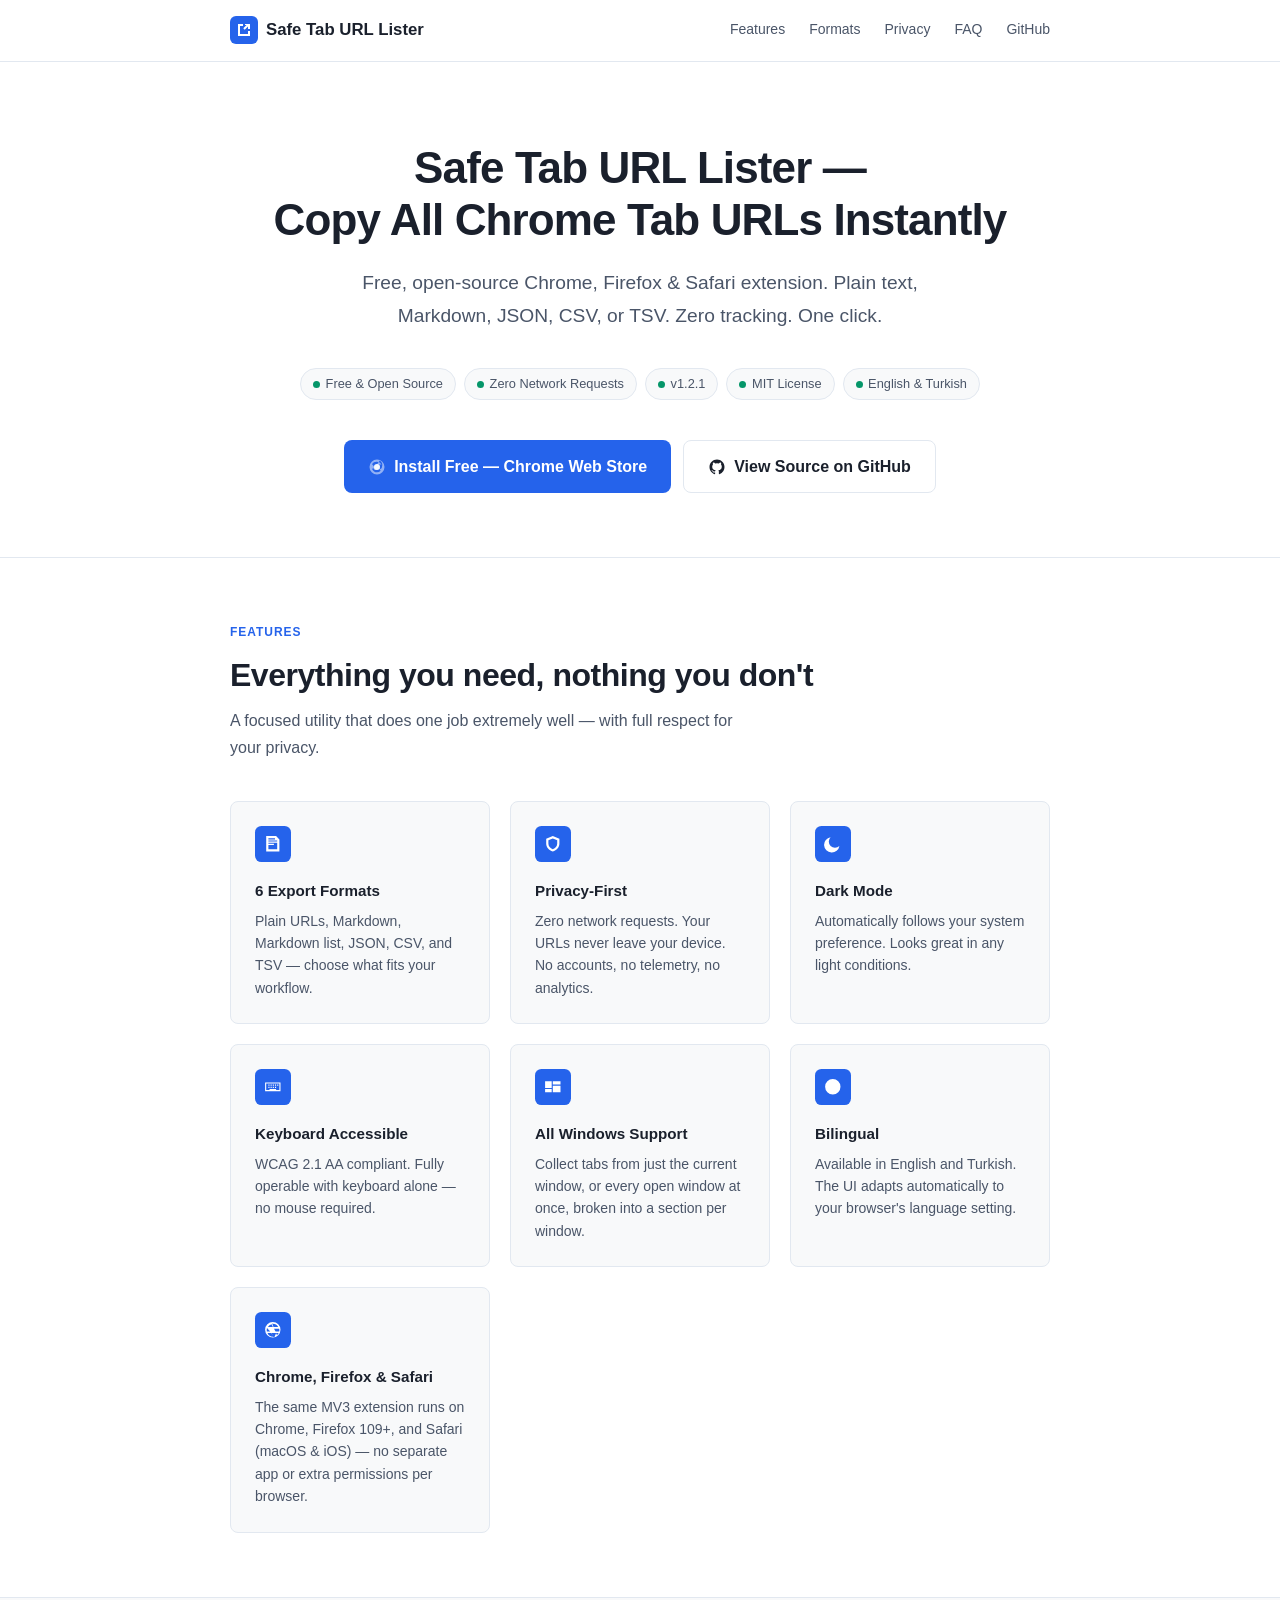
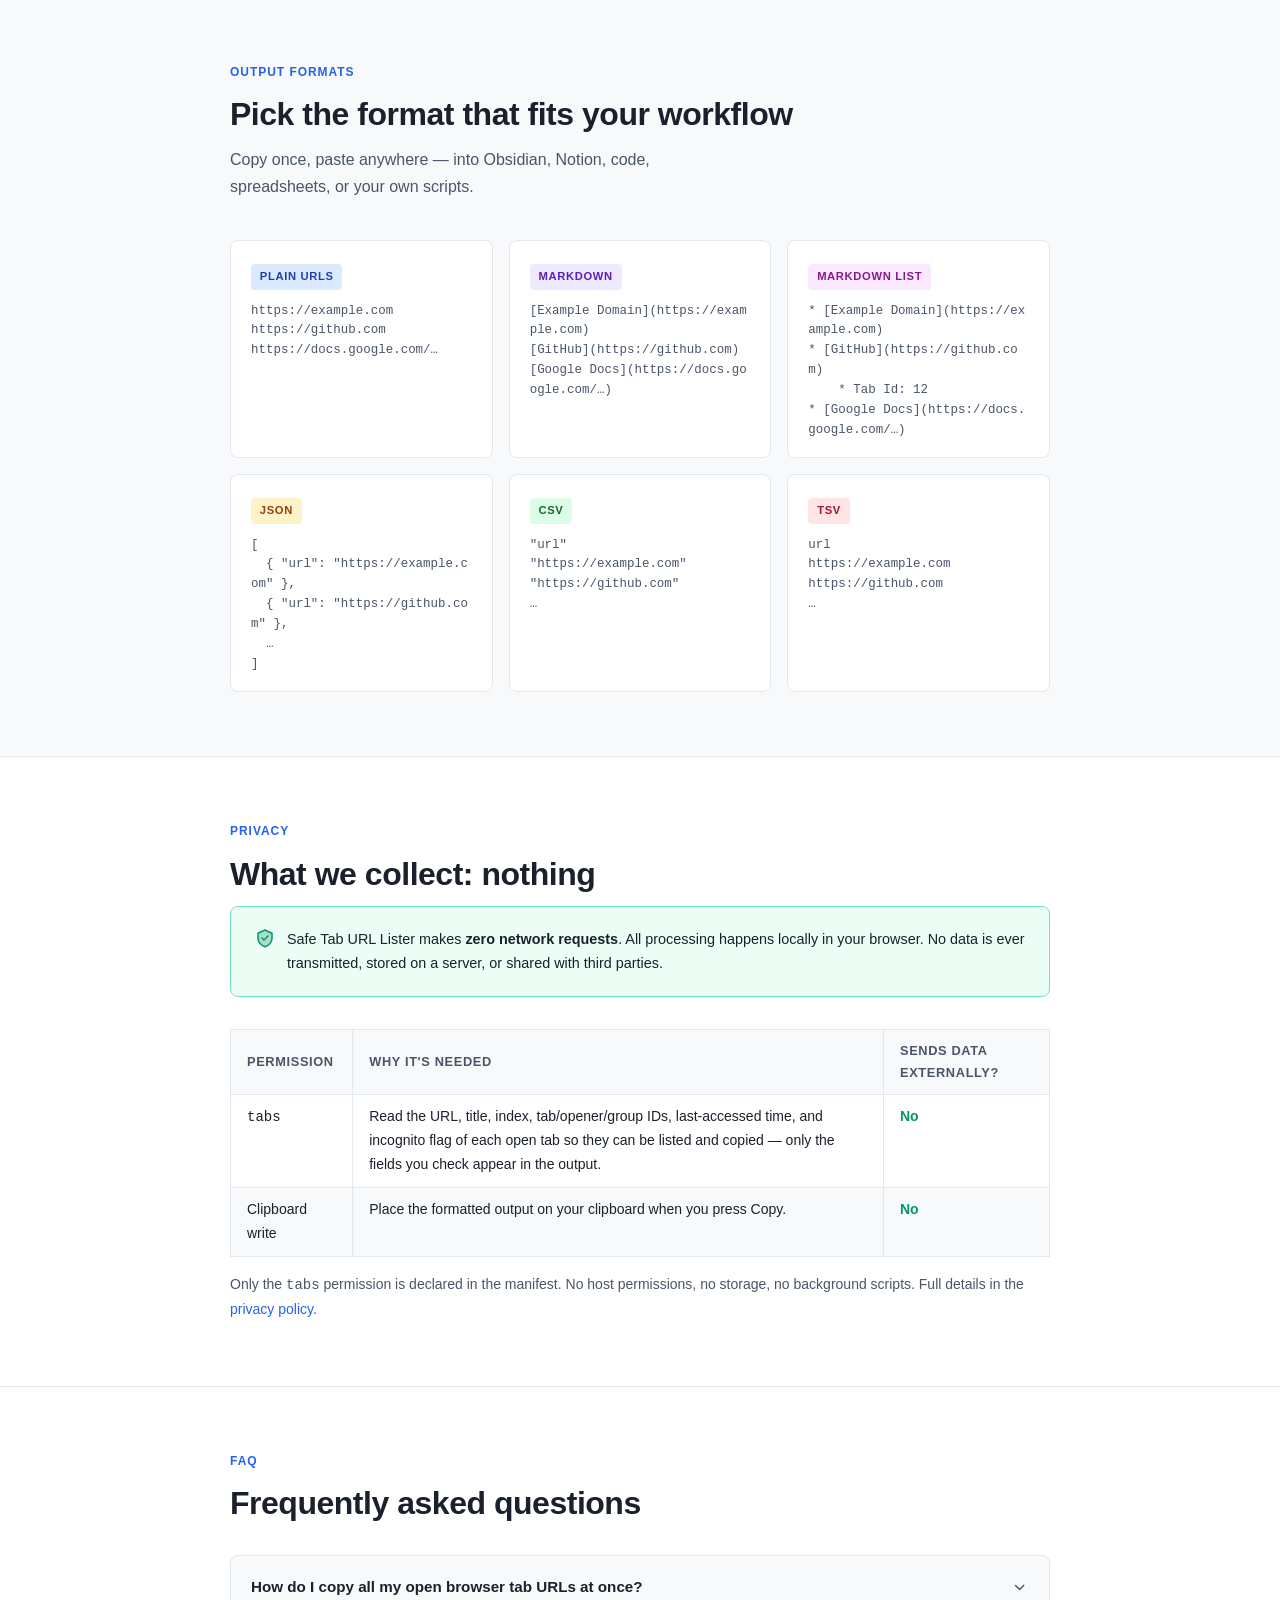
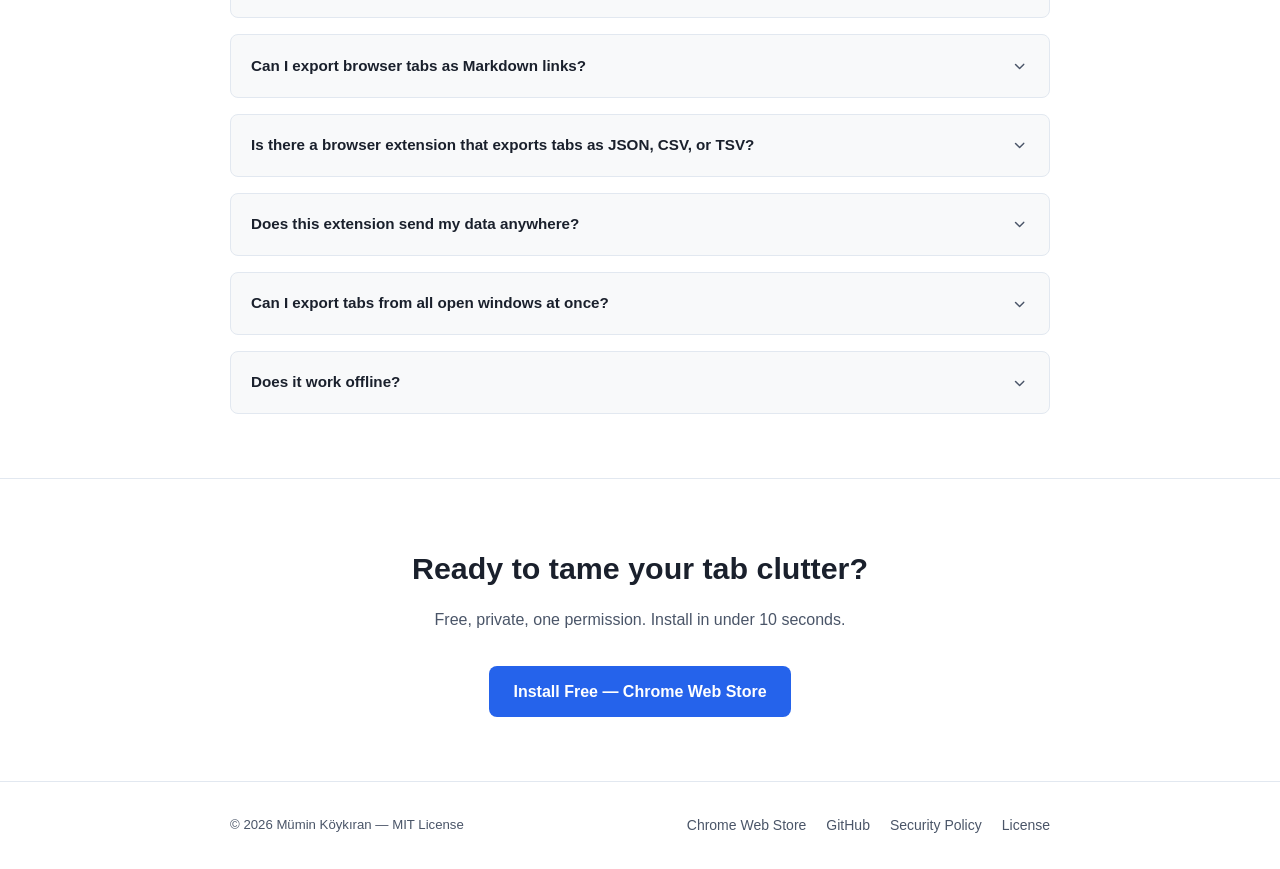
<file: docs/index.html>
<!DOCTYPE html>
<html lang="en">
<head>
  <meta charset="UTF-8" />
  <meta name="viewport" content="width=device-width, initial-scale=1.0" />
  <title>Safe Tab URL Lister — Copy All Chrome Tab URLs Instantly</title>
  <meta name="description" content="Free, open-source Chrome, Firefox and Safari extension. Export all open tab URLs as plain text, Markdown, JSON, CSV, or TSV. Zero tracking. One click." />
  <meta name="keywords" content="Chrome extension, Firefox extension, Safari extension, tab URL exporter, copy tab URLs, export tabs markdown, tabs to JSON, tab list CSV, tabs to TSV, export tab IDs, tab group export, privacy Chrome extension, open source tab manager" />
  <link rel="canonical" href="https://muminkoykiran.com.tr/safe-tab-url-lister/" />

  <!-- Open Graph -->
  <meta property="og:type" content="website" />
  <meta property="og:title" content="Safe Tab URL Lister — Copy All Chrome Tab URLs Instantly" />
  <meta property="og:description" content="Free, open-source Chrome, Firefox and Safari extension. Export all open tab URLs as plain text, Markdown, JSON, CSV, or TSV. Zero tracking. One click." />
  <meta property="og:url" content="https://muminkoykiran.com.tr/safe-tab-url-lister/" />

  <!-- Twitter Card -->
  <meta name="twitter:card" content="summary" />
  <meta name="twitter:title" content="Safe Tab URL Lister — Copy All Chrome Tab URLs Instantly" />
  <meta name="twitter:description" content="Free, open-source Chrome, Firefox and Safari extension. Export all open tab URLs as plain text, Markdown, JSON, CSV, or TSV. Zero tracking. One click." />

  <!-- SoftwareApplication JSON-LD -->
  <script type="application/ld+json">
  {
    "@context": "https://schema.org",
    "@type": "SoftwareApplication",
    "name": "Safe Tab URL Lister",
    "applicationCategory": "BrowserApplication",
    "applicationSubCategory": "Productivity",
    "operatingSystem": "Chrome, Edge, Brave, Vivaldi, Firefox, Safari",
    "description": "A free, open-source Chrome, Firefox and Safari extension that lists all open tab URLs and exports them as plain text, Markdown, a JSON array, CSV, or TSV. Zero network requests, no tracking, no accounts required.",
    "featureList": [
      "Export all open tab URLs in one click",
      "Output formats: Plain URLs, Markdown links, Markdown list, JSON array, CSV, TSV",
      "Include or exclude page titles, tab index, tab/opener IDs, tab group, and last-accessed time",
      "Current window or all windows, with per-window headers",
      "Dark mode support",
      "WCAG 2.1 AA keyboard accessibility",
      "Available in English and Turkish",
      "Zero network requests",
      "No data collection",
      "Open source under MIT license"
    ],
    "offers": {"@type": "Offer", "price": "0", "priceCurrency": "USD"},
    "downloadUrl": "https://chrome.google.com/webstore/detail/lfoiekncpjoomigglgjildmjodpfmoif",
    "installUrl": "https://chrome.google.com/webstore/detail/lfoiekncpjoomigglgjildmjodpfmoif",
    "softwareVersion": "1.2.1",
    "datePublished": "2026-06-07",
    "codeRepository": "https://github.com/muminkoykiran/safe-tab-url-lister",
    "license": "https://opensource.org/licenses/MIT",
    "author": {"@type": "Person", "name": "Mümin Köykıran"},
    "inLanguage": ["en", "tr"],
    "isAccessibleForFree": true,
    "keywords": "Chrome extension, Firefox extension, Safari extension, tab URL exporter, copy tab URLs, export tabs markdown, tabs to JSON, tab list CSV, tabs to TSV, privacy Chrome extension, open source tab manager"
  }
  </script>

  <!-- FAQ JSON-LD -->
  <script type="application/ld+json">
  {
    "@context": "https://schema.org",
    "@type": "FAQPage",
    "mainEntity": [
      {
        "@type": "Question",
        "name": "How do I copy all my open browser tab URLs at once?",
        "acceptedAnswer": {
          "@type": "Answer",
          "text": "Install Safe Tab URL Lister, click the extension icon, and press Copy. All tab URLs from the current window are on your clipboard immediately. It works the same way in Chrome, Firefox, and Safari."
        }
      },
      {
        "@type": "Question",
        "name": "Can I export browser tabs as Markdown links?",
        "acceptedAnswer": {
          "@type": "Answer",
          "text": "Yes. Select \"Markdown\" from the format dropdown. The output will be [Page Title](URL) entries, one per tab, ready to paste into Obsidian, Notion, GitHub, or any Markdown editor. A \"Markdown list\" variant is also available for bullet-list output with extra fields as sub-bullets."
        }
      },
      {
        "@type": "Question",
        "name": "Is there a browser extension that exports tabs as JSON, CSV, or TSV?",
        "acceptedAnswer": {
          "@type": "Answer",
          "text": "Yes. Select JSON, CSV, or TSV from the format dropdown. Each includes a url field by default, plus title, tab index, tab/opener IDs, tab group, and last-accessed time when you check their options."
        }
      },
      {
        "@type": "Question",
        "name": "Does this extension send my data anywhere?",
        "acceptedAnswer": {
          "@type": "Answer",
          "text": "No. There are zero network requests. Your URLs never leave your device."
        }
      },
      {
        "@type": "Question",
        "name": "Can I export tabs from all open windows at once?",
        "acceptedAnswer": {
          "@type": "Answer",
          "text": "Yes. Enable the \"Include all windows\" checkbox to collect tabs from every open window at once. Output is grouped into a section per window, with incognito windows flagged."
        }
      },
      {
        "@type": "Question",
        "name": "Does it work offline?",
        "acceptedAnswer": {
          "@type": "Answer",
          "text": "Yes, completely. No external services required."
        }
      }
    ]
  }
  </script>

  <style>
    /* ============================================================
       CSS Custom Properties
    ============================================================ */
    :root {
      --color-bg:        #ffffff;
      --color-surface:   #f8f9fa;
      --color-border:    #e2e8f0;
      --color-text:      #1a202c;
      --color-muted:     #4a5568;
      --color-accent:    #2563eb;
      --color-accent-hv: #1d4ed8;
      --color-green:     #059669;
      --color-green-bg:  #ecfdf5;
      --color-green-bd:  #6ee7b7;
      --radius:          0.5rem;
      --max-w:           860px;
      --font-sans:       -apple-system, BlinkMacSystemFont, "Segoe UI", Roboto, Helvetica, Arial, sans-serif;
    }

    @media (prefers-color-scheme: dark) {
      :root {
        --color-bg:       #0f172a;
        --color-surface:  #1e293b;
        --color-border:   #334155;
        --color-text:     #f1f5f9;
        --color-muted:    #94a3b8;
        --color-accent:   #60a5fa;
        --color-accent-hv:#93c5fd;
        --color-green:    #34d399;
        --color-green-bg: #064e3b;
        --color-green-bd: #065f46;
      }
    }

    /* ============================================================
       Reset & Base
    ============================================================ */
    *, *::before, *::after { box-sizing: border-box; margin: 0; padding: 0; }

    html { scroll-behavior: smooth; }

    body {
      background: var(--color-bg);
      color: var(--color-text);
      font-family: var(--font-sans);
      font-size: 1rem;
      line-height: 1.7;
    }

    a {
      color: var(--color-accent);
      text-decoration: none;
    }
    a:hover, a:focus-visible { text-decoration: underline; }
    a:focus-visible {
      outline: 2px solid var(--color-accent);
      outline-offset: 3px;
      border-radius: 2px;
    }

    img { max-width: 100%; display: block; }

    /* ============================================================
       Layout helpers
    ============================================================ */
    .container {
      max-width: var(--max-w);
      margin: 0 auto;
      padding: 0 1.25rem;
    }

    section { padding: 4rem 0; }
    section + section { border-top: 1px solid var(--color-border); }

    /* ============================================================
       Header / Nav
    ============================================================ */
    .site-header {
      border-bottom: 1px solid var(--color-border);
      padding: 1rem 0;
      position: sticky;
      top: 0;
      background: var(--color-bg);
      z-index: 100;
    }

    .site-header .container {
      display: flex;
      align-items: center;
      justify-content: space-between;
      gap: 1rem;
    }

    .logo {
      font-weight: 700;
      font-size: 1.05rem;
      color: var(--color-text);
      display: flex;
      align-items: center;
      gap: 0.5rem;
    }
    .logo:hover { text-decoration: none; }

    .logo-icon {
      width: 28px;
      height: 28px;
      background: var(--color-accent);
      border-radius: 6px;
      display: grid;
      place-items: center;
      flex-shrink: 0;
    }
    .logo-icon svg { width: 16px; height: 16px; fill: #fff; }

    nav { display: flex; gap: 1.5rem; align-items: center; }
    nav a {
      font-size: 0.875rem;
      color: var(--color-muted);
      font-weight: 500;
    }
    nav a:hover { color: var(--color-text); }

    /* ============================================================
       Hero
    ============================================================ */
    .hero {
      padding: 5rem 0 4rem;
      text-align: center;
    }

    .hero h1 {
      font-size: clamp(1.75rem, 4vw, 2.75rem);
      font-weight: 800;
      line-height: 1.2;
      letter-spacing: -0.02em;
      margin-bottom: 1.25rem;
    }

    .hero .tagline {
      font-size: clamp(1rem, 2.5vw, 1.2rem);
      color: var(--color-muted);
      max-width: 580px;
      margin: 0 auto 2.25rem;
    }

    .badge-row {
      display: flex;
      justify-content: center;
      flex-wrap: wrap;
      gap: 0.5rem;
      margin-bottom: 2.5rem;
    }

    .badge {
      display: inline-flex;
      align-items: center;
      gap: 0.35rem;
      background: var(--color-surface);
      border: 1px solid var(--color-border);
      border-radius: 2rem;
      padding: 0.25rem 0.75rem;
      font-size: 0.8rem;
      font-weight: 500;
      color: var(--color-muted);
    }
    .badge-dot {
      width: 7px; height: 7px;
      border-radius: 50%;
      background: var(--color-green);
      flex-shrink: 0;
    }

    .cta-group {
      display: flex;
      flex-wrap: wrap;
      gap: 0.75rem;
      justify-content: center;
    }

    .btn {
      display: inline-flex;
      align-items: center;
      gap: 0.5rem;
      padding: 0.75rem 1.5rem;
      border-radius: var(--radius);
      font-size: 1rem;
      font-weight: 600;
      cursor: pointer;
      border: none;
      transition: background 0.15s, color 0.15s, box-shadow 0.15s;
      text-decoration: none;
    }
    .btn:focus-visible {
      outline: 2px solid var(--color-accent);
      outline-offset: 3px;
    }
    .btn-primary {
      background: var(--color-accent);
      color: #fff;
    }
    .btn-primary:hover {
      background: var(--color-accent-hv);
      text-decoration: none;
      color: #fff;
    }
    .btn-ghost {
      background: transparent;
      color: var(--color-text);
      border: 1.5px solid var(--color-border);
    }
    .btn-ghost:hover {
      background: var(--color-surface);
      text-decoration: none;
    }

    /* ============================================================
       Features
    ============================================================ */
    .section-label {
      text-transform: uppercase;
      letter-spacing: 0.08em;
      font-size: 0.75rem;
      font-weight: 700;
      color: var(--color-accent);
      margin-bottom: 0.75rem;
    }

    .section-title {
      font-size: clamp(1.4rem, 3vw, 2rem);
      font-weight: 800;
      line-height: 1.25;
      letter-spacing: -0.015em;
      margin-bottom: 0.75rem;
    }

    .section-subtitle {
      color: var(--color-muted);
      max-width: 520px;
      margin-bottom: 2.5rem;
    }

    .features-grid {
      display: grid;
      grid-template-columns: repeat(auto-fill, minmax(240px, 1fr));
      gap: 1.25rem;
    }

    .feature-card {
      background: var(--color-surface);
      border: 1px solid var(--color-border);
      border-radius: var(--radius);
      padding: 1.5rem;
    }

    .feature-icon {
      width: 2.25rem;
      height: 2.25rem;
      border-radius: 0.4rem;
      background: var(--color-accent);
      display: grid;
      place-items: center;
      margin-bottom: 1rem;
      flex-shrink: 0;
    }
    .feature-icon svg { width: 1.1rem; height: 1.1rem; fill: #fff; }

    .feature-card h3 {
      font-size: 0.95rem;
      font-weight: 700;
      margin-bottom: 0.35rem;
    }

    .feature-card p {
      font-size: 0.875rem;
      color: var(--color-muted);
      line-height: 1.6;
    }

    /* ============================================================
       Formats
    ============================================================ */
    .formats-section { background: var(--color-surface); }

    .formats-grid {
      display: grid;
      grid-template-columns: repeat(auto-fill, minmax(195px, 1fr));
      gap: 1rem;
      margin-top: 2rem;
    }

    .format-card {
      background: var(--color-bg);
      border: 1px solid var(--color-border);
      border-radius: var(--radius);
      padding: 1.25rem 1.25rem 1rem;
    }

    .format-label {
      display: inline-block;
      font-size: 0.7rem;
      font-weight: 700;
      text-transform: uppercase;
      letter-spacing: 0.06em;
      padding: 0.2rem 0.55rem;
      border-radius: 0.25rem;
      margin-bottom: 0.75rem;
    }
    .label-plain  { background: #dbeafe; color: #1e40af; }
    .label-md     { background: #ede9fe; color: #5b21b6; }
    .label-mdlist { background: #fae8ff; color: #86198f; }
    .label-json   { background: #fef3c7; color: #92400e; }
    .label-csv    { background: #dcfce7; color: #166534; }
    .label-tsv    { background: #ffe4e6; color: #9f1239; }

    @media (prefers-color-scheme: dark) {
      .label-plain  { background: #1e3a5f; color: #93c5fd; }
      .label-md     { background: #2e1065; color: #c4b5fd; }
      .label-mdlist { background: #581c87; color: #f5d0fe; }
      .label-json   { background: #422006; color: #fcd34d; }
      .label-csv    { background: #064e3b; color: #6ee7b7; }
      .label-tsv    { background: #4c0519; color: #fda4af; }
    }

    .format-card pre {
      font-family: "SFMono-Regular", Consolas, "Liberation Mono", Menlo, monospace;
      font-size: 0.78rem;
      color: var(--color-muted);
      line-height: 1.6;
      white-space: pre-wrap;
      word-break: break-all;
    }

    /* ============================================================
       Privacy
    ============================================================ */
    .privacy-notice {
      background: var(--color-green-bg);
      border: 1px solid var(--color-green-bd);
      border-radius: var(--radius);
      padding: 1.25rem 1.5rem;
      margin-bottom: 2rem;
      display: flex;
      gap: 0.75rem;
      align-items: flex-start;
    }

    .privacy-notice svg { flex-shrink: 0; margin-top: 0.1rem; }

    .privacy-notice p {
      font-size: 0.9rem;
      color: var(--color-text);
    }

    .perm-table {
      width: 100%;
      border-collapse: collapse;
      font-size: 0.875rem;
    }

    .perm-table th {
      text-align: left;
      padding: 0.65rem 1rem;
      background: var(--color-surface);
      border: 1px solid var(--color-border);
      font-weight: 600;
      font-size: 0.8rem;
      text-transform: uppercase;
      letter-spacing: 0.05em;
      color: var(--color-muted);
    }

    .perm-table td {
      padding: 0.65rem 1rem;
      border: 1px solid var(--color-border);
      vertical-align: top;
    }

    .perm-table tr:nth-child(even) td { background: var(--color-surface); }

    .tick {
      color: var(--color-green);
      font-weight: 700;
    }

    /* ============================================================
       FAQ
    ============================================================ */
    .faq-list { display: flex; flex-direction: column; gap: 1rem; margin-top: 2rem; }

    details.faq-item {
      background: var(--color-surface);
      border: 1px solid var(--color-border);
      border-radius: var(--radius);
      overflow: hidden;
    }

    details.faq-item > summary {
      padding: 1.1rem 1.25rem;
      cursor: pointer;
      font-weight: 600;
      font-size: 0.95rem;
      list-style: none;
      display: flex;
      align-items: center;
      justify-content: space-between;
      gap: 0.75rem;
      user-select: none;
    }
    details.faq-item > summary::-webkit-details-marker { display: none; }

    details.faq-item > summary:focus-visible {
      outline: 2px solid var(--color-accent);
      outline-offset: -2px;
    }

    .faq-chevron {
      flex-shrink: 0;
      width: 1.2rem;
      height: 1.2rem;
      transition: transform 0.2s;
      color: var(--color-muted);
    }
    details[open] .faq-chevron { transform: rotate(180deg); }

    .faq-answer {
      padding: 0 1.25rem 1.1rem;
      font-size: 0.9rem;
      color: var(--color-muted);
      line-height: 1.7;
      border-top: 1px solid var(--color-border);
      padding-top: 0.9rem;
    }

    /* ============================================================
       Footer
    ============================================================ */
    .site-footer {
      border-top: 1px solid var(--color-border);
      padding: 2rem 0;
      font-size: 0.825rem;
      color: var(--color-muted);
    }

    .site-footer .container {
      display: flex;
      flex-wrap: wrap;
      gap: 0.75rem 1.5rem;
      justify-content: space-between;
      align-items: center;
    }

    .footer-links { display: flex; gap: 1.25rem; flex-wrap: wrap; }
    .footer-links a { color: var(--color-muted); }
    .footer-links a:hover { color: var(--color-text); }

    /* ============================================================
       Responsive
    ============================================================ */
    @media (max-width: 600px) {
      section { padding: 2.75rem 0; }
      .hero   { padding: 3rem 0 2.5rem; }
      .btn    { padding: 0.65rem 1.2rem; font-size: 0.95rem; }
    }
  </style>
</head>
<body>

  <!-- ============================================================
       Site Header
  ============================================================ -->
  <header class="site-header" role="banner">
    <div class="container">
      <a href="#" class="logo" aria-label="Safe Tab URL Lister home">
        <span class="logo-icon" aria-hidden="true">
          <!-- link/tab icon -->
          <svg viewBox="0 0 16 16" xmlns="http://www.w3.org/2000/svg">
            <path d="M2 2h5v2H4v8h8V9h2v5H2V2zm7 0h5v5h-2V4.414L8.707 7.707 7.293 6.293 10.586 3H9V2z"/>
          </svg>
        </span>
        Safe Tab URL Lister
      </a>
      <nav aria-label="Primary navigation">
        <a href="#features">Features</a>
        <a href="#formats">Formats</a>
        <a href="#privacy">Privacy</a>
        <a href="#faq">FAQ</a>
        <a href="https://github.com/muminkoykiran/safe-tab-url-lister" rel="noopener noreferrer" target="_blank">GitHub</a>
      </nav>
    </div>
  </header>

  <main id="main-content">

    <!-- ============================================================
         Hero
    ============================================================ -->
    <section class="hero" aria-labelledby="hero-heading">
      <div class="container">
        <h1 id="hero-heading">Safe Tab URL Lister —<br/>Copy All Chrome Tab URLs Instantly</h1>
        <p class="tagline">Free, open-source Chrome, Firefox &amp; Safari extension. Plain text, Markdown, JSON, CSV, or TSV. Zero tracking. One click.</p>

        <div class="badge-row" aria-label="Key highlights">
          <span class="badge"><span class="badge-dot" aria-hidden="true"></span>Free &amp; Open Source</span>
          <span class="badge"><span class="badge-dot" aria-hidden="true"></span>Zero Network Requests</span>
          <span class="badge"><span class="badge-dot" aria-hidden="true"></span>v1.2.1</span>
          <span class="badge"><span class="badge-dot" aria-hidden="true"></span>MIT License</span>
          <span class="badge"><span class="badge-dot" aria-hidden="true"></span>English &amp; Turkish</span>
        </div>

        <div class="cta-group">
          <a href="https://chrome.google.com/webstore/detail/lfoiekncpjoomigglgjildmjodpfmoif"
             class="btn btn-primary"
             target="_blank"
             rel="noopener noreferrer"
             aria-label="Install Safe Tab URL Lister from the Chrome Web Store">
            <!-- Chrome icon -->
            <svg width="18" height="18" viewBox="0 0 24 24" fill="currentColor" aria-hidden="true">
              <circle cx="12" cy="12" r="4" fill="#fff" opacity=".9"/>
              <path d="M12 2a10 10 0 1 0 0 20A10 10 0 0 0 12 2zm0 3a7 7 0 0 1 6.062 3.5H12a3.5 3.5 0 0 0-3.5 3.5c0 .386.063.757.18 1.106L5.405 8.165A6.97 6.97 0 0 1 12 5zm0 14a7 7 0 0 1-6.375-4.106l3.294-5.704A3.49 3.49 0 0 0 12 15.5a3.49 3.49 0 0 0 3-1.713l1.81 3.137A6.982 6.982 0 0 1 12 19zm4.595-3.835-1.81-3.136A3.49 3.49 0 0 0 15.5 12a3.5 3.5 0 0 0-3.5-3.5h-.062L15.595 3.23A6.98 6.98 0 0 1 19 10a6.943 6.943 0 0 1-2.405 5.165z" opacity=".5"/>
            </svg>
            Install Free — Chrome Web Store
          </a>
          <a href="https://github.com/muminkoykiran/safe-tab-url-lister"
             class="btn btn-ghost"
             target="_blank"
             rel="noopener noreferrer"
             aria-label="View source code on GitHub">
            <!-- GitHub icon -->
            <svg width="18" height="18" viewBox="0 0 24 24" fill="currentColor" aria-hidden="true">
              <path d="M12 2C6.477 2 2 6.484 2 12.021c0 4.428 2.865 8.184 6.839 9.504.5.092.682-.217.682-.482 0-.237-.009-.868-.013-1.703-2.782.605-3.369-1.343-3.369-1.343-.454-1.158-1.11-1.466-1.11-1.466-.908-.62.069-.608.069-.608 1.003.07 1.531 1.032 1.531 1.032.892 1.53 2.341 1.088 2.91.832.092-.647.35-1.088.636-1.338-2.22-.253-4.555-1.113-4.555-4.951 0-1.093.39-1.988 1.029-2.688-.103-.253-.446-1.272.098-2.65 0 0 .84-.27 2.75 1.026A9.564 9.564 0 0 1 12 6.844a9.59 9.59 0 0 1 2.504.337c1.909-1.296 2.747-1.027 2.747-1.027.546 1.379.202 2.398.1 2.651.64.7 1.028 1.595 1.028 2.688 0 3.848-2.339 4.695-4.566 4.943.359.309.678.92.678 1.855 0 1.338-.012 2.419-.012 2.747 0 .268.18.58.688.482A10.02 10.02 0 0 0 22 12.021C22 6.484 17.522 2 12 2z"/>
            </svg>
            View Source on GitHub
          </a>
        </div>
      </div>
    </section>

    <!-- ============================================================
         Features
    ============================================================ -->
    <section id="features" aria-labelledby="features-heading">
      <div class="container">
        <p class="section-label">Features</p>
        <h2 class="section-title" id="features-heading">Everything you need, nothing you don't</h2>
        <p class="section-subtitle">A focused utility that does one job extremely well — with full respect for your privacy.</p>

        <div class="features-grid">

          <div class="feature-card">
            <div class="feature-icon" aria-hidden="true">
              <!-- copy icon -->
              <svg viewBox="0 0 16 16" xmlns="http://www.w3.org/2000/svg">
                <path d="M4 4h8v1H4V4zm0 2h8v1H4V6zm0 2h5v1H4V8zM2 1h9l3 3v11H2V1zm2 2v10h8V5h-2V3H4z"/>
              </svg>
            </div>
            <h3>6 Export Formats</h3>
            <p>Plain URLs, Markdown, Markdown list, JSON, CSV, and TSV — choose what fits your workflow.</p>
          </div>

          <div class="feature-card">
            <div class="feature-icon" aria-hidden="true">
              <!-- shield icon -->
              <svg viewBox="0 0 16 16" xmlns="http://www.w3.org/2000/svg">
                <path d="M8 1 2 3.5V8c0 3.3 2.5 5.8 6 7 3.5-1.2 6-3.7 6-7V3.5L8 1zm0 2.1 4 1.7V8c0 2.2-1.6 4-4 5-2.4-1-4-2.8-4-5V4.8l4-1.7z"/>
              </svg>
            </div>
            <h3>Privacy-First</h3>
            <p>Zero network requests. Your URLs never leave your device. No accounts, no telemetry, no analytics.</p>
          </div>

          <div class="feature-card">
            <div class="feature-icon" aria-hidden="true">
              <!-- moon/dark-mode icon -->
              <svg viewBox="0 0 16 16" xmlns="http://www.w3.org/2000/svg">
                <path d="M6 2a7 7 0 1 0 8 8 5 5 0 1 1-8-8z"/>
              </svg>
            </div>
            <h3>Dark Mode</h3>
            <p>Automatically follows your system preference. Looks great in any light conditions.</p>
          </div>

          <div class="feature-card">
            <div class="feature-icon" aria-hidden="true">
              <!-- keyboard icon -->
              <svg viewBox="0 0 16 16" xmlns="http://www.w3.org/2000/svg">
                <path d="M1 4h14v8H1V4zm1 1v6h12V5H2zm2 1h1v1H4V6zm2 0h1v1H6V6zm2 0h1v1H8V6zm2 0h1v1h-1V6zm2 0h1v1h-1V6zM4 8h1v1H4V8zm2 0h1v1H6V8zm2 0h1v1H8V8zm2 0h1v1h-1V8zm-5 2h6v1H5v-1z"/>
              </svg>
            </div>
            <h3>Keyboard Accessible</h3>
            <p>WCAG 2.1 AA compliant. Fully operable with keyboard alone — no mouse required.</p>
          </div>

          <div class="feature-card">
            <div class="feature-icon" aria-hidden="true">
              <!-- windows icon -->
              <svg viewBox="0 0 16 16" xmlns="http://www.w3.org/2000/svg">
                <path d="M1 3h6v6H1V3zm0 7h6v3H1v-3zm7-7h7v3H8V3zm0 4h7v6H8V7z"/>
              </svg>
            </div>
            <h3>All Windows Support</h3>
            <p>Collect tabs from just the current window, or every open window at once, broken into a section per window.</p>
          </div>

          <div class="feature-card">
            <div class="feature-icon" aria-hidden="true">
              <!-- globe icon -->
              <svg viewBox="0 0 16 16" xmlns="http://www.w3.org/2000/svg">
                <path d="M8 1a7 7 0 1 0 0 14A7 7 0 0 0 8 1zM3.05 6H5c.18-1.1.48-2.06.87-2.84A5.02 5.02 0 0 0 3.05 6zM6 6h4c-.22-1.6-.8-2.8-1.5-3.4A4.5 4.5 0 0 0 7 2.6C6.3 3.2 5.72 4.4 5.5 6H6zm5 0h1.95A5.02 5.02 0 0 0 10.13 3.16C10.52 3.94 10.82 4.9 11 6zm1.95 1H11c-.18 1.1-.48 2.06-.87 2.84A5.02 5.02 0 0 0 12.95 7zM10 7H6c.22 1.6.8 2.8 1.5 3.4.32.27.65.46.99.54.34-.08.67-.27.99-.54C10.2 9.8 10.78 8.6 11 7h-1zm-5 0H3.05A5.02 5.02 0 0 0 5.87 9.84C5.48 9.06 5.18 8.1 5 7z"/>
              </svg>
            </div>
            <h3>Bilingual</h3>
            <p>Available in English and Turkish. The UI adapts automatically to your browser's language setting.</p>
          </div>

          <div class="feature-card">
            <div class="feature-icon" aria-hidden="true">
              <!-- browsers icon -->
              <svg viewBox="0 0 16 16" xmlns="http://www.w3.org/2000/svg">
                <path d="M8 1a7 7 0 1 0 0 14A7 7 0 0 0 8 1zm0 1.5a5.5 5.5 0 0 1 4.9 3H8.6l-1.2-3.44A5.5 5.5 0 0 1 8 2.5zM6.9 2.87 8.06 5.5H3.6a5.52 5.52 0 0 1 3.3-2.63zM2.5 8c0-.6.08-1.18.23-1.73L5.6 9.5H2.6A5.47 5.47 0 0 1 2.5 8zm.7 3h3.4l1.9 3.4A5.51 5.51 0 0 1 3.2 11zm5.3 3.44L6.9 11h4.2l-1.6 3.44a5.6 5.6 0 0 1-1.5 0zm3.7-.7L10.8 11h2.6a5.53 5.53 0 0 1-2.9 2.74zM13.4 9.5h-2.9l-1.4-2.5h4.66c.16.5.24 1.02.24 1.5s-.08 1-.16 1z"/>
              </svg>
            </div>
            <h3>Chrome, Firefox &amp; Safari</h3>
            <p>The same MV3 extension runs on Chrome, Firefox 109+, and Safari (macOS &amp; iOS) — no separate app or extra permissions per browser.</p>
          </div>

        </div>
      </div>
    </section>

    <!-- ============================================================
         Formats
    ============================================================ -->
    <section id="formats" class="formats-section" aria-labelledby="formats-heading">
      <div class="container">
        <p class="section-label">Output Formats</p>
        <h2 class="section-title" id="formats-heading">Pick the format that fits your workflow</h2>
        <p class="section-subtitle">Copy once, paste anywhere — into Obsidian, Notion, code, spreadsheets, or your own scripts.</p>

        <div class="formats-grid">

          <div class="format-card">
            <span class="format-label label-plain">Plain URLs</span>
            <pre>https://example.com
https://github.com
https://docs.google.com/…</pre>
          </div>

          <div class="format-card">
            <span class="format-label label-md">Markdown</span>
            <pre>[Example Domain](https://example.com)
[GitHub](https://github.com)
[Google Docs](https://docs.google.com/…)</pre>
          </div>

          <div class="format-card">
            <span class="format-label label-mdlist">Markdown list</span>
            <pre>* [Example Domain](https://example.com)
* [GitHub](https://github.com)
    * Tab Id: 12
* [Google Docs](https://docs.google.com/…)</pre>
          </div>

          <div class="format-card">
            <span class="format-label label-json">JSON</span>
            <pre>[
  { "url": "https://example.com" },
  { "url": "https://github.com" },
  …
]</pre>
          </div>

          <div class="format-card">
            <span class="format-label label-csv">CSV</span>
            <pre>"url"
"https://example.com"
"https://github.com"
…</pre>
          </div>

          <div class="format-card">
            <span class="format-label label-tsv">TSV</span>
            <pre>url
https://example.com
https://github.com
…</pre>
          </div>

        </div>
      </div>
    </section>

    <!-- ============================================================
         Privacy
    ============================================================ -->
    <section id="privacy" aria-labelledby="privacy-heading">
      <div class="container">
        <p class="section-label">Privacy</p>
        <h2 class="section-title" id="privacy-heading">What we collect: nothing</h2>

        <div class="privacy-notice" role="note">
          <svg width="20" height="20" viewBox="0 0 20 20" fill="none" xmlns="http://www.w3.org/2000/svg" aria-hidden="true">
            <path d="M10 2 3 5.25V10c0 4.125 3.125 7.25 7 8.75 3.875-1.5 7-4.625 7-8.75V5.25L10 2z" fill="var(--color-green)" opacity=".3"/>
            <path d="M10 2 3 5.25V10c0 4.125 3.125 7.25 7 8.75 3.875-1.5 7-4.625 7-8.75V5.25L10 2z" stroke="var(--color-green)" stroke-width="1.5" stroke-linejoin="round"/>
            <path d="M7 10l2 2 4-4" stroke="var(--color-green)" stroke-width="1.5" stroke-linecap="round" stroke-linejoin="round"/>
          </svg>
          <p>Safe Tab URL Lister makes <strong>zero network requests</strong>. All processing happens locally in your browser. No data is ever transmitted, stored on a server, or shared with third parties.</p>
        </div>

        <table class="perm-table" aria-label="Chrome permissions required by the extension">
          <thead>
            <tr>
              <th scope="col">Permission</th>
              <th scope="col">Why it's needed</th>
              <th scope="col">Sends data externally?</th>
            </tr>
          </thead>
          <tbody>
            <tr>
              <td><code>tabs</code></td>
              <td>Read the URL, title, index, tab/opener/group IDs, last-accessed time, and incognito flag of each open tab so they can be listed and copied — only the fields you check appear in the output.</td>
              <td class="tick" aria-label="No">No</td>
            </tr>
            <tr>
              <td>Clipboard write</td>
              <td>Place the formatted output on your clipboard when you press Copy.</td>
              <td class="tick" aria-label="No">No</td>
            </tr>
          </tbody>
        </table>

        <p style="margin-top:1rem; font-size:0.875rem; color: var(--color-muted);">
          Only the <code>tabs</code> permission is declared in the manifest. No host permissions, no storage, no background scripts.
          Full details in the <a href="privacy.html">privacy policy</a>.
        </p>
      </div>
    </section>

    <!-- ============================================================
         FAQ
    ============================================================ -->
    <section id="faq" aria-labelledby="faq-heading">
      <div class="container">
        <p class="section-label">FAQ</p>
        <h2 class="section-title" id="faq-heading">Frequently asked questions</h2>

        <div class="faq-list">

          <details class="faq-item">
            <summary>
              How do I copy all my open browser tab URLs at once?
              <svg class="faq-chevron" viewBox="0 0 20 20" fill="currentColor" aria-hidden="true">
                <path fill-rule="evenodd" d="M5.22 8.22a.75.75 0 0 1 1.06 0L10 11.94l3.72-3.72a.75.75 0 1 1 1.06 1.06l-4.25 4.25a.75.75 0 0 1-1.06 0L5.22 9.28a.75.75 0 0 1 0-1.06z" clip-rule="evenodd"/>
              </svg>
            </summary>
            <div class="faq-answer">
              Install Safe Tab URL Lister, click the extension icon, and press Copy. All tab URLs from the current window are on your clipboard immediately — the same way in Chrome, Firefox, and Safari.
            </div>
          </details>

          <details class="faq-item">
            <summary>
              Can I export browser tabs as Markdown links?
              <svg class="faq-chevron" viewBox="0 0 20 20" fill="currentColor" aria-hidden="true">
                <path fill-rule="evenodd" d="M5.22 8.22a.75.75 0 0 1 1.06 0L10 11.94l3.72-3.72a.75.75 0 1 1 1.06 1.06l-4.25 4.25a.75.75 0 0 1-1.06 0L5.22 9.28a.75.75 0 0 1 0-1.06z" clip-rule="evenodd"/>
              </svg>
            </summary>
            <div class="faq-answer">
              Yes. Select "Markdown" from the format dropdown. The output will be <code>[Page Title](URL)</code> entries, one per tab, ready to paste into Obsidian, Notion, GitHub, or any Markdown editor. "Markdown list" gives the same links as a bullet list with any extra fields as sub-bullets.
            </div>
          </details>

          <details class="faq-item">
            <summary>
              Is there a browser extension that exports tabs as JSON, CSV, or TSV?
              <svg class="faq-chevron" viewBox="0 0 20 20" fill="currentColor" aria-hidden="true">
                <path fill-rule="evenodd" d="M5.22 8.22a.75.75 0 0 1 1.06 0L10 11.94l3.72-3.72a.75.75 0 1 1 1.06 1.06l-4.25 4.25a.75.75 0 0 1-1.06 0L5.22 9.28a.75.75 0 0 1 0-1.06z" clip-rule="evenodd"/>
              </svg>
            </summary>
            <div class="faq-answer">
              Yes. Select JSON, CSV, or TSV. Each always includes a <code>url</code> field — check "Titles," "Index," "IDs," "Group," or "Accessed" to add more fields to every row.
            </div>
          </details>

          <details class="faq-item">
            <summary>
              Does this extension send my data anywhere?
              <svg class="faq-chevron" viewBox="0 0 20 20" fill="currentColor" aria-hidden="true">
                <path fill-rule="evenodd" d="M5.22 8.22a.75.75 0 0 1 1.06 0L10 11.94l3.72-3.72a.75.75 0 1 1 1.06 1.06l-4.25 4.25a.75.75 0 0 1-1.06 0L5.22 9.28a.75.75 0 0 1 0-1.06z" clip-rule="evenodd"/>
              </svg>
            </summary>
            <div class="faq-answer">
              No. There are zero network requests. Your URLs never leave your device.
            </div>
          </details>

          <details class="faq-item">
            <summary>
              Can I export tabs from all open windows at once?
              <svg class="faq-chevron" viewBox="0 0 20 20" fill="currentColor" aria-hidden="true">
                <path fill-rule="evenodd" d="M5.22 8.22a.75.75 0 0 1 1.06 0L10 11.94l3.72-3.72a.75.75 0 1 1 1.06 1.06l-4.25 4.25a.75.75 0 0 1-1.06 0L5.22 9.28a.75.75 0 0 1 0-1.06z" clip-rule="evenodd"/>
              </svg>
            </summary>
            <div class="faq-answer">
              Yes. Enable the "Include all windows" checkbox to collect tabs from every open window at once, grouped into a section per window (incognito windows are flagged).
            </div>
          </details>

          <details class="faq-item">
            <summary>
              Does it work offline?
              <svg class="faq-chevron" viewBox="0 0 20 20" fill="currentColor" aria-hidden="true">
                <path fill-rule="evenodd" d="M5.22 8.22a.75.75 0 0 1 1.06 0L10 11.94l3.72-3.72a.75.75 0 1 1 1.06 1.06l-4.25 4.25a.75.75 0 0 1-1.06 0L5.22 9.28a.75.75 0 0 1 0-1.06z" clip-rule="evenodd"/>
              </svg>
            </summary>
            <div class="faq-answer">
              Yes, completely. No external services required.
            </div>
          </details>

        </div>
      </div>
    </section>

    <!-- ============================================================
         Final CTA
    ============================================================ -->
    <section aria-labelledby="cta-heading" style="text-align:center; padding: 4rem 0;">
      <div class="container">
        <h2 id="cta-heading" style="font-size: clamp(1.3rem, 3vw, 1.9rem); font-weight: 800; margin-bottom: 0.75rem;">Ready to tame your tab clutter?</h2>
        <p style="color: var(--color-muted); margin-bottom: 2rem; max-width: 460px; margin-left: auto; margin-right: auto;">
          Free, private, one permission. Install in under 10 seconds.
        </p>
        <a href="https://chrome.google.com/webstore/detail/lfoiekncpjoomigglgjildmjodpfmoif"
           class="btn btn-primary"
           target="_blank"
           rel="noopener noreferrer"
           aria-label="Install Safe Tab URL Lister from the Chrome Web Store">
          Install Free — Chrome Web Store
        </a>
      </div>
    </section>

  </main>

  <!-- ============================================================
       Footer
  ============================================================ -->
  <footer class="site-footer" role="contentinfo">
    <div class="container">
      <span>© 2026 Mümin Köykıran — MIT License</span>
      <nav class="footer-links" aria-label="Footer navigation">
        <a href="https://chrome.google.com/webstore/detail/lfoiekncpjoomigglgjildmjodpfmoif" target="_blank" rel="noopener noreferrer">Chrome Web Store</a>
        <a href="https://github.com/muminkoykiran/safe-tab-url-lister" target="_blank" rel="noopener noreferrer">GitHub</a>
        <a href="https://github.com/muminkoykiran/safe-tab-url-lister/blob/main/SECURITY.md" target="_blank" rel="noopener noreferrer">Security Policy</a>
        <a href="https://github.com/muminkoykiran/safe-tab-url-lister/blob/main/LICENSE" target="_blank" rel="noopener noreferrer">License</a>
      </nav>
    </div>
  </footer>

</body>
</html>
</file>
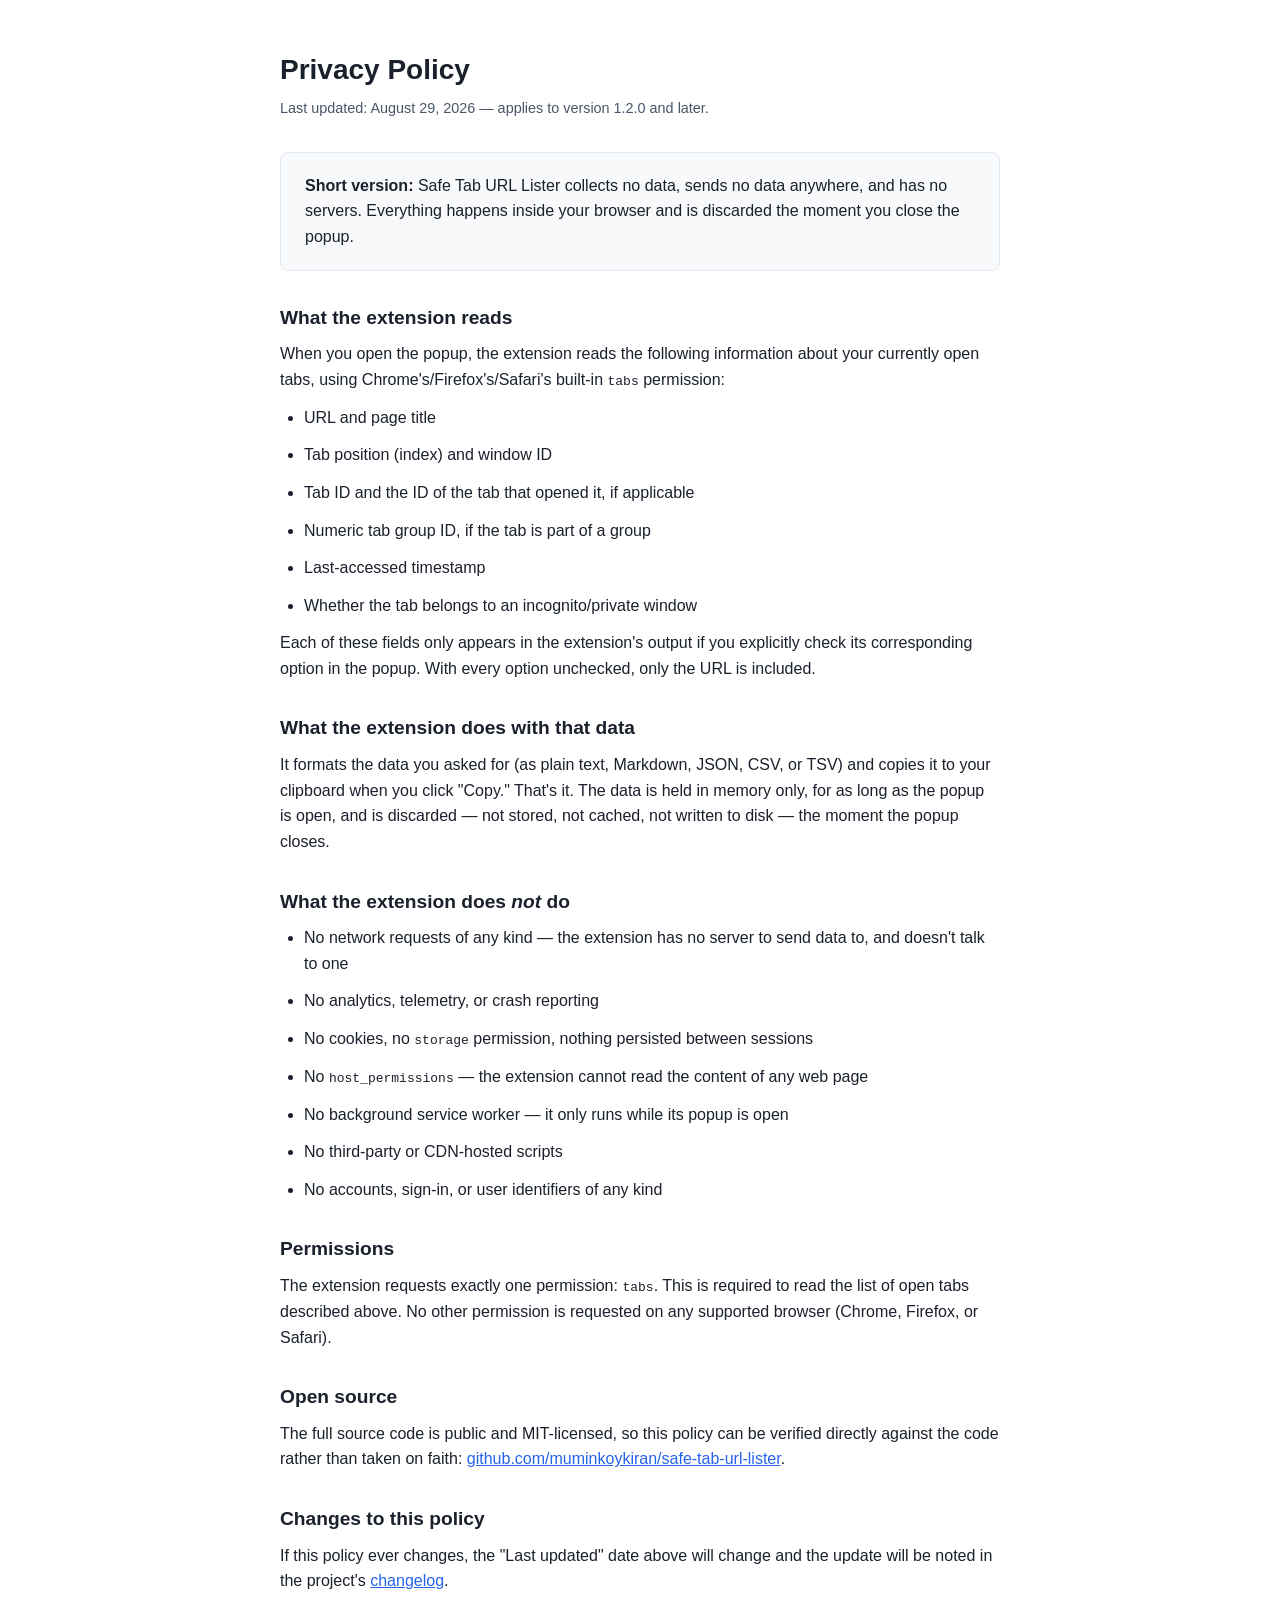
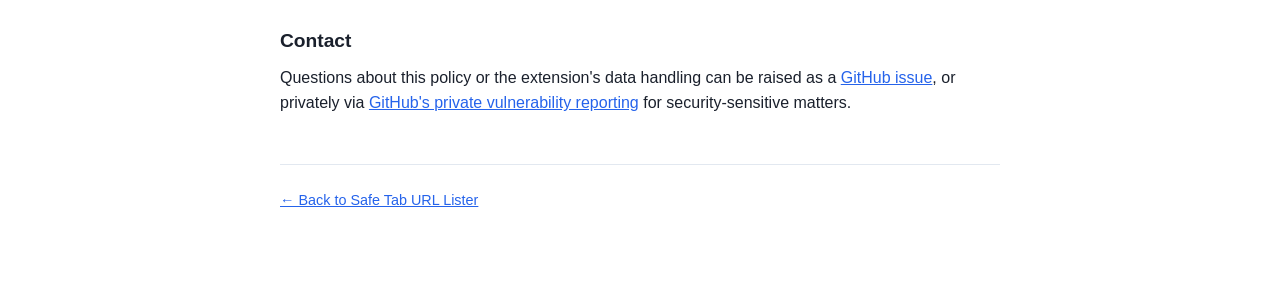
<file: docs/privacy.html>
<!DOCTYPE html>
<html lang="en">
<head>
  <meta charset="UTF-8" />
  <meta name="viewport" content="width=device-width, initial-scale=1.0" />
  <title>Privacy Policy — Safe Tab URL Lister</title>
  <meta name="description" content="Privacy policy for Safe Tab URL Lister. The extension collects no data, makes no network requests, and has no servers." />
  <link rel="canonical" href="https://muminkoykiran.com.tr/safe-tab-url-lister/privacy.html" />
  <meta name="robots" content="index, follow" />

  <style>
    :root {
      --color-bg:      #ffffff;
      --color-surface: #f8f9fa;
      --color-border:  #e2e8f0;
      --color-text:    #1a202c;
      --color-muted:   #4a5568;
      --color-accent:  #2563eb;
      --radius:        0.5rem;
      --max-w:         720px;
      --font-sans:     -apple-system, BlinkMacSystemFont, "Segoe UI", Roboto, Helvetica, Arial, sans-serif;
    }

    @media (prefers-color-scheme: dark) {
      :root {
        --color-bg:      #0f172a;
        --color-surface: #1e293b;
        --color-border:  #334155;
        --color-text:    #f1f5f9;
        --color-muted:   #94a3b8;
        --color-accent:  #60a5fa;
      }
    }

    *, *::before, *::after { box-sizing: border-box; margin: 0; padding: 0; }

    body {
      background: var(--color-bg);
      color: var(--color-text);
      font-family: var(--font-sans);
      line-height: 1.6;
      padding: 3rem 1.5rem 5rem;
    }

    main {
      max-width: var(--max-w);
      margin: 0 auto;
    }

    h1 { font-size: 1.75rem; margin-bottom: 0.25rem; }
    .updated { color: var(--color-muted); font-size: 0.9rem; margin-bottom: 2rem; }
    h2 { font-size: 1.2rem; margin-top: 2rem; margin-bottom: 0.5rem; }
    p, li { color: var(--color-text); margin-bottom: 0.75rem; }
    ul { padding-left: 1.5rem; }

    .summary {
      background: var(--color-surface);
      border: 1px solid var(--color-border);
      border-radius: var(--radius);
      padding: 1.25rem 1.5rem;
      margin-bottom: 2rem;
    }
    .summary p:last-child { margin-bottom: 0; }

    a { color: var(--color-accent); }

    footer {
      margin-top: 3rem;
      padding-top: 1.5rem;
      border-top: 1px solid var(--color-border);
      color: var(--color-muted);
      font-size: 0.9rem;
    }
  </style>
</head>
<body>
  <main>
    <h1>Privacy Policy</h1>
    <p class="updated">Last updated: August 29, 2026 — applies to version 1.2.0 and later.</p>

    <div class="summary">
      <p><strong>Short version:</strong> Safe Tab URL Lister collects no data, sends no data anywhere, and has no servers. Everything happens inside your browser and is discarded the moment you close the popup.</p>
    </div>

    <h2>What the extension reads</h2>
    <p>When you open the popup, the extension reads the following information about your currently open tabs, using Chrome's/Firefox's/Safari's built-in <code>tabs</code> permission:</p>
    <ul>
      <li>URL and page title</li>
      <li>Tab position (index) and window ID</li>
      <li>Tab ID and the ID of the tab that opened it, if applicable</li>
      <li>Numeric tab group ID, if the tab is part of a group</li>
      <li>Last-accessed timestamp</li>
      <li>Whether the tab belongs to an incognito/private window</li>
    </ul>
    <p>Each of these fields only appears in the extension's output if you explicitly check its corresponding option in the popup. With every option unchecked, only the URL is included.</p>

    <h2>What the extension does with that data</h2>
    <p>It formats the data you asked for (as plain text, Markdown, JSON, CSV, or TSV) and copies it to your clipboard when you click "Copy." That's it. The data is held in memory only, for as long as the popup is open, and is discarded — not stored, not cached, not written to disk — the moment the popup closes.</p>

    <h2>What the extension does <em>not</em> do</h2>
    <ul>
      <li>No network requests of any kind — the extension has no server to send data to, and doesn't talk to one</li>
      <li>No analytics, telemetry, or crash reporting</li>
      <li>No cookies, no <code>storage</code> permission, nothing persisted between sessions</li>
      <li>No <code>host_permissions</code> — the extension cannot read the content of any web page</li>
      <li>No background service worker — it only runs while its popup is open</li>
      <li>No third-party or CDN-hosted scripts</li>
      <li>No accounts, sign-in, or user identifiers of any kind</li>
    </ul>

    <h2>Permissions</h2>
    <p>The extension requests exactly one permission: <code>tabs</code>. This is required to read the list of open tabs described above. No other permission is requested on any supported browser (Chrome, Firefox, or Safari).</p>

    <h2>Open source</h2>
    <p>The full source code is public and MIT-licensed, so this policy can be verified directly against the code rather than taken on faith: <a href="https://github.com/muminkoykiran/safe-tab-url-lister">github.com/muminkoykiran/safe-tab-url-lister</a>.</p>

    <h2>Changes to this policy</h2>
    <p>If this policy ever changes, the "Last updated" date above will change and the update will be noted in the project's <a href="https://github.com/muminkoykiran/safe-tab-url-lister/blob/main/CHANGELOG.md">changelog</a>.</p>

    <h2>Contact</h2>
    <p>Questions about this policy or the extension's data handling can be raised as a <a href="https://github.com/muminkoykiran/safe-tab-url-lister/issues">GitHub issue</a>, or privately via <a href="https://github.com/muminkoykiran/safe-tab-url-lister/security/advisories/new">GitHub's private vulnerability reporting</a> for security-sensitive matters.</p>

    <footer>
      <p><a href="index.html">← Back to Safe Tab URL Lister</a></p>
    </footer>
  </main>
</body>
</html>
</file>
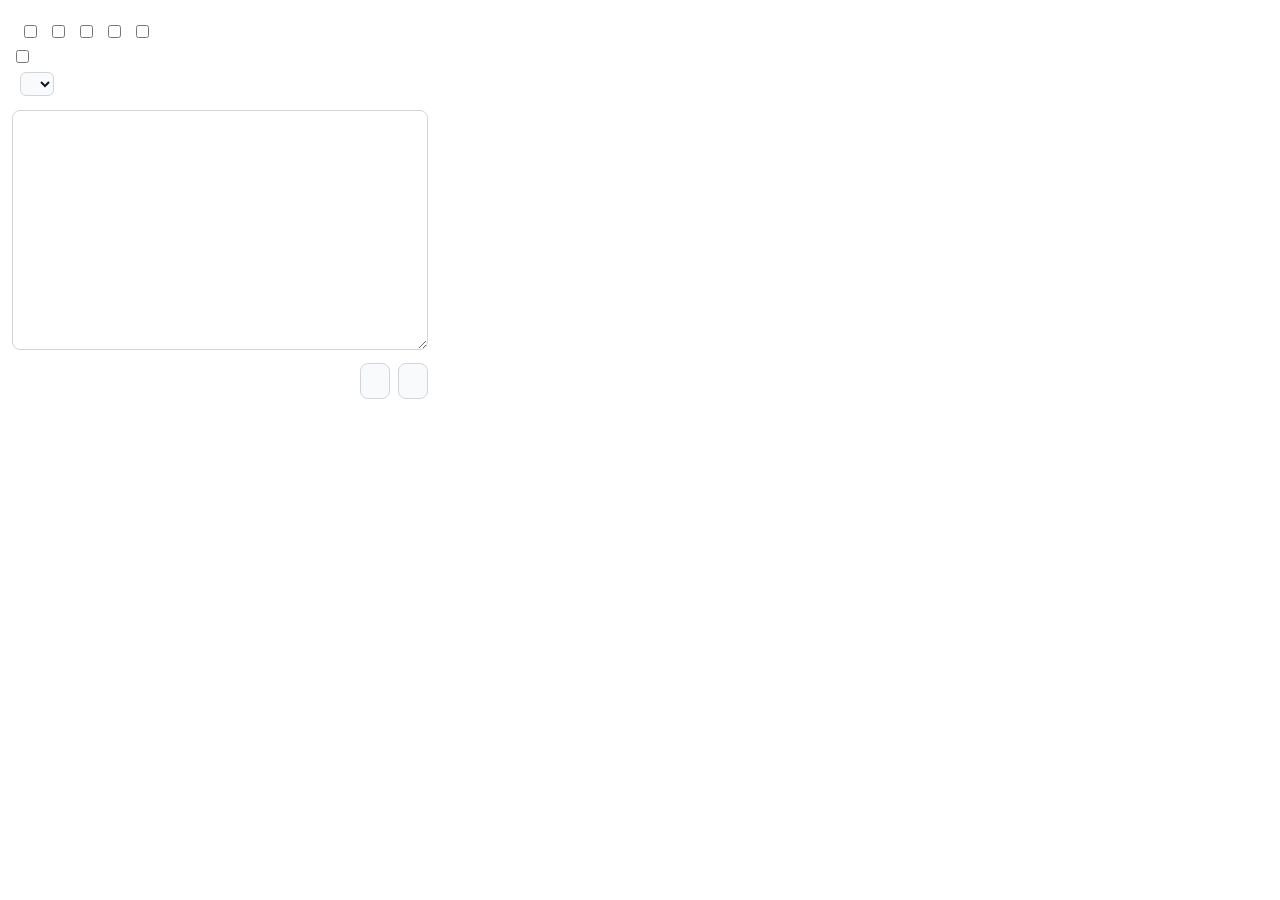
<file: src/popup.html>
<!doctype html>
<html lang="en">
<head>
  <meta charset="utf-8">
  <title>Safe Tab URL Lister</title>
  <meta name="viewport" content="width=device-width,initial-scale=1">
  <link rel="stylesheet" href="popup.css">
</head>
<body>
  <header>
    <h1 data-i18n="appName"></h1>
    <small id="count" aria-live="polite" aria-atomic="true" data-i18n="loading"></small>
  </header>

  <div class="row">
    <label>
        <span data-i18n="includeLabel"></span>
    </label>
    <label>
        <input type="checkbox" id="includeTitles">
        <span data-i18n="includeTitles"></span>
    </label>
    <label>
        <input type="checkbox" id="includeIndex">
        <span data-i18n="includeIndex"></span>
    </label>
    <label>
        <input type="checkbox" id="includeLastAccess" class="noSafari">
        <span data-i18n="includeLastAccess" class="noSafari"></span>
    </label>
    <label>
        <input type="checkbox" id="includeTabIds">
        <span data-i18n="includeTabIds"></span>
    </label>
    <label>
        <input type="checkbox" id="includeGroup" class="noSafari">
        <span data-i18n="includeGroup" class="noSafari"></span>
    </label>
  </div>
  <label class="row">
    <input type="checkbox" id="allWindows">
    <span data-i18n="allWindows"></span>
  </label>

  <label class="row">
    <span data-i18n="formatLabel"></span>
    <select id="formatSelect">
      <option value="plain"    data-i18n="formatPlain"></option>
      <option value="markdown" data-i18n="formatMarkdown"></option>
      <option value="markdown-list" data-i18n="formatMarkdownList"></option>
      <option value="json"     data-i18n="formatJson"></option>
      <option value="csv"      data-i18n="formatCsv"></option>
      <option value="tsv"      data-i18n="formatTsv"></option>
    </select>
  </label>

  <textarea id="output" spellcheck="false" readonly tabindex="-1"></textarea>

  <div class="actions">
    <button id="refresh" data-i18n="refresh" data-i18n-aria="refreshAriaLabel"></button>
    <button id="copy"    data-i18n="copy"    data-i18n-aria="copyAriaLabel"></button>
  </div>

  <p id="status" role="status" aria-live="polite" aria-atomic="true"></p>

  <script src="popup.js"></script>
</body>
</html>
</file>
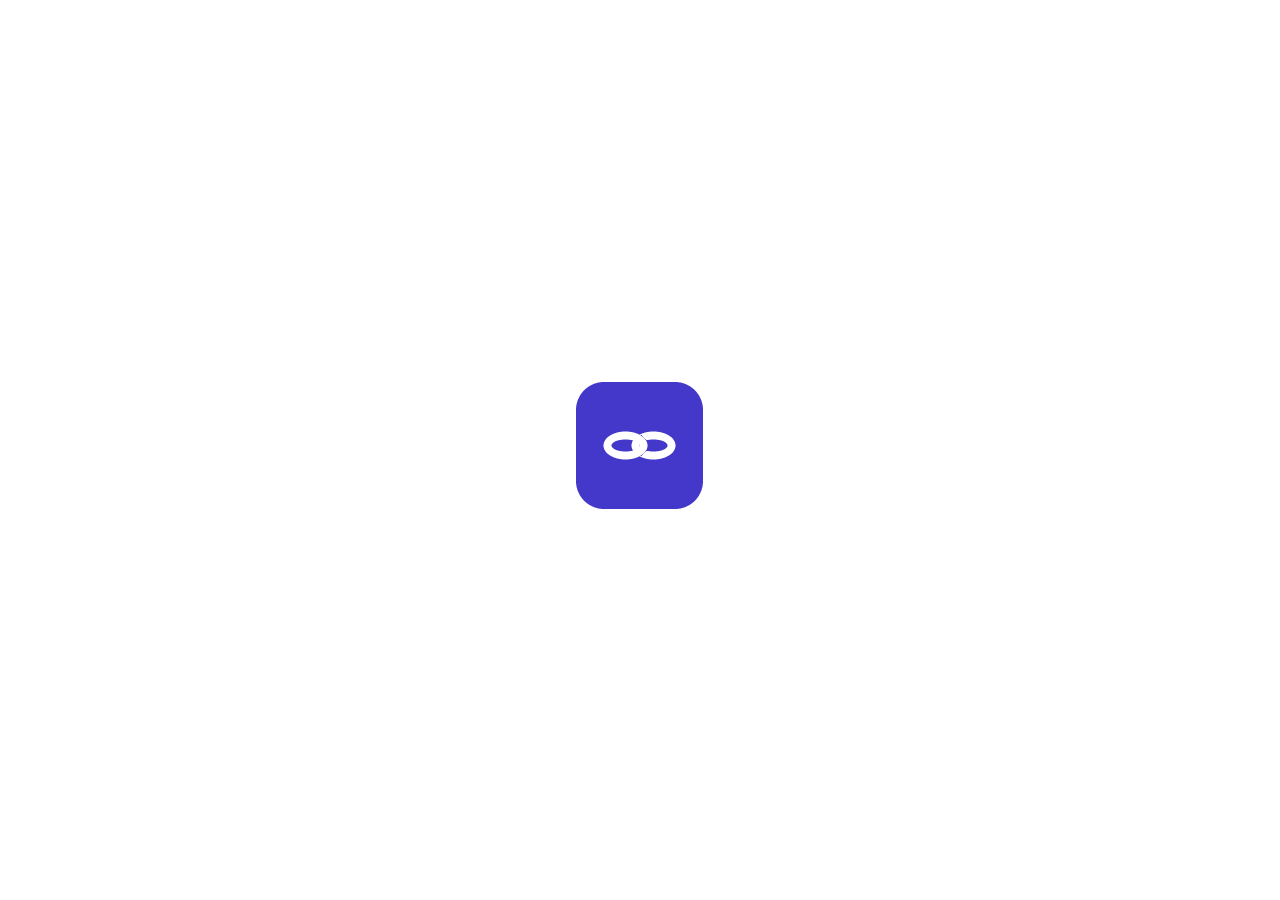
<file: xcode/Safe Tab URL Lister/Shared (App)/Resources/Base.lproj/Main.html>
<!DOCTYPE html>
<html lang="en">
<head>
    <title>Safe Tab URL Lister</title>
    <meta http-equiv="Content-Type" content="text/html; charset=utf-8">
    <meta http-equiv="Content-Security-Policy" content="default-src 'self'">

    <meta name="viewport" content="width=device-width, initial-scale=1">

    <link rel="stylesheet" href="../Style.css">
    <script src="../Script.js" defer></script>
</head>
<body>
    <main>
    <h1>
        <img src="../Icon.png" width="128" height="128" alt="Safe Tab URL Lister">
    </h1>
    <p class="platform-ios">You can turn on Safe Tab URL Lister’s Safari extension in Settings.</p>
    <p class="platform-mac state-unknown">You can turn on Safe Tab URL Lister’s extension in Safari Extensions preferences.</p>
    <p class="platform-mac state-on">Safe Tab URL Lister’s extension is currently on. You can turn it off in Safari Extensions preferences.</p>
    <p class="platform-mac state-off">Safe Tab URL Lister’s extension is currently off. You can turn it on in Safari Extensions preferences.</p>
    <button class="platform-mac open-preferences">Quit and Open Safari Extensions Preferences…</button>
    </main>
</body>
</html>
</file>
<file: src/popup.css>
* { box-sizing: border-box; }

body {
  width: 440px;
  max-width: 100%;
  margin: 0;
  padding: 12px;
  font-family: system-ui, -apple-system, BlinkMacSystemFont, "Segoe UI", sans-serif;
  font-size: 13px;
  background: #ffffff;
  color: #111827;
}

/* width on ipad not correct */
@supports (-webkit-touch-callout: none) {
    body {
      width: 400px;
      max-width: none;
    }
}

/* safari doesn't support tabgroups.get(), nor include lastAccessed with tabs */
@supports (font: -apple-system-body) {
    .noSafari {
        display: none;
    }
}

/* ── Header ── */
header {
  display: flex;
  align-items: baseline;
  justify-content: space-between;
  gap: 12px;
  margin-bottom: 10px;
}

h1 {
  margin: 0;
  font-size: 14px;
  font-weight: 600;
}

small {
  color: #6b7280;
  font-size: 12px;
  white-space: nowrap;
}

/* ── Rows (checkboxes + format) ── */
.row {
  display: flex;
  align-items: center;
  gap: 8px;
  margin: 6px 0;
}

select {
  border: 1px solid #d1d5db;
  border-radius: 6px;
  padding: 3px 6px;
  font-size: 12px;
  background: #f9fafb;
  color: #111827;
  cursor: pointer;
}

/* ── Output textarea ── */
textarea {
  width: 100%;
  height: 240px;
  resize: vertical;
  padding: 10px;
  border: 1px solid #d1d5db;
  border-radius: 8px;
  font-family: ui-monospace, SFMono-Regular, Menlo, Consolas, monospace;
  font-size: 12px;
  line-height: 1.45;
  background: #ffffff;
  color: #111827;
  margin-top: 8px;
}

@supports (-webkit-touch-callout: none) {
    /* on iPhone, buttons don't show; make text shorter */
    textarea {
      height: 200px;
    }
}

/* ── Buttons ── */
.actions {
  display: flex;
  justify-content: flex-end;
  gap: 8px;
  margin-top: 10px;
}

button {
  border: 1px solid #d1d5db;
  background: #f9fafb;
  color: #111827;
  border-radius: 8px;
  padding: 8px 14px;
  min-height: 36px;
  cursor: pointer;
  font-size: 13px;
}

button:hover { background: #f3f4f6; }

/* ── Focus visible (keyboard nav) ── */
:focus-visible {
  outline: 2px solid #2563eb;
  outline-offset: 2px;
  border-radius: 4px;
}

/* ── Status bar ── */
#status {
  min-height: 18px;
  margin: 8px 0 0;
  font-size: 12px;
}

#status.success { color: #047857; }
#status.error   { color: #b91c1c; }

/* ── Dark mode ── */
@media (prefers-color-scheme: dark) {
  body     { background: #111827; color: #f9fafb; }
  small    { color: #9ca3af; }
  select   { background: #1f2937; color: #f9fafb; border-color: #374151; }
  textarea { background: #030712; color: #f9fafb; border-color: #374151; }
  button   { background: #1f2937; color: #f9fafb; border-color: #374151; }
  button:hover { background: #374151; }

  #status.success { color: #34d399; }
  #status.error   { color: #f87171; }

  :focus-visible { outline-color: #60a5fa; }
}
</file>
<file: xcode/Safe Tab URL Lister/Shared (App)/Resources/Style.css>
* {
    -webkit-user-select: none;
    -webkit-user-drag: none;
    cursor: default;
}

:root {
    color-scheme: light dark;

    --spacing: 20px;
}

html {
    height: 100%;
}

body {
    display: flex;
    align-items: center;
    justify-content: center;
    flex-direction: column;

    gap: var(--spacing);
    margin: 0 calc(var(--spacing) * 2);
    height: 100%;

    font: -apple-system-short-body;
    text-align: center;
}

body:not(.platform-mac, .platform-ios) :is(.platform-mac, .platform-ios) {
    display: none;
}

body.platform-ios .platform-mac {
    display: none;
}

body.platform-mac .platform-ios {
    display: none;
}

body.platform-ios .platform-mac {
    display: none;
}

body:not(.state-on, .state-off) :is(.state-on, .state-off) {
    display: none;
}

body.state-on :is(.state-off, .state-unknown) {
    display: none;
}

body.state-off :is(.state-on, .state-unknown) {
    display: none;
}

button {
    font-size: 1em;
}
</file>
